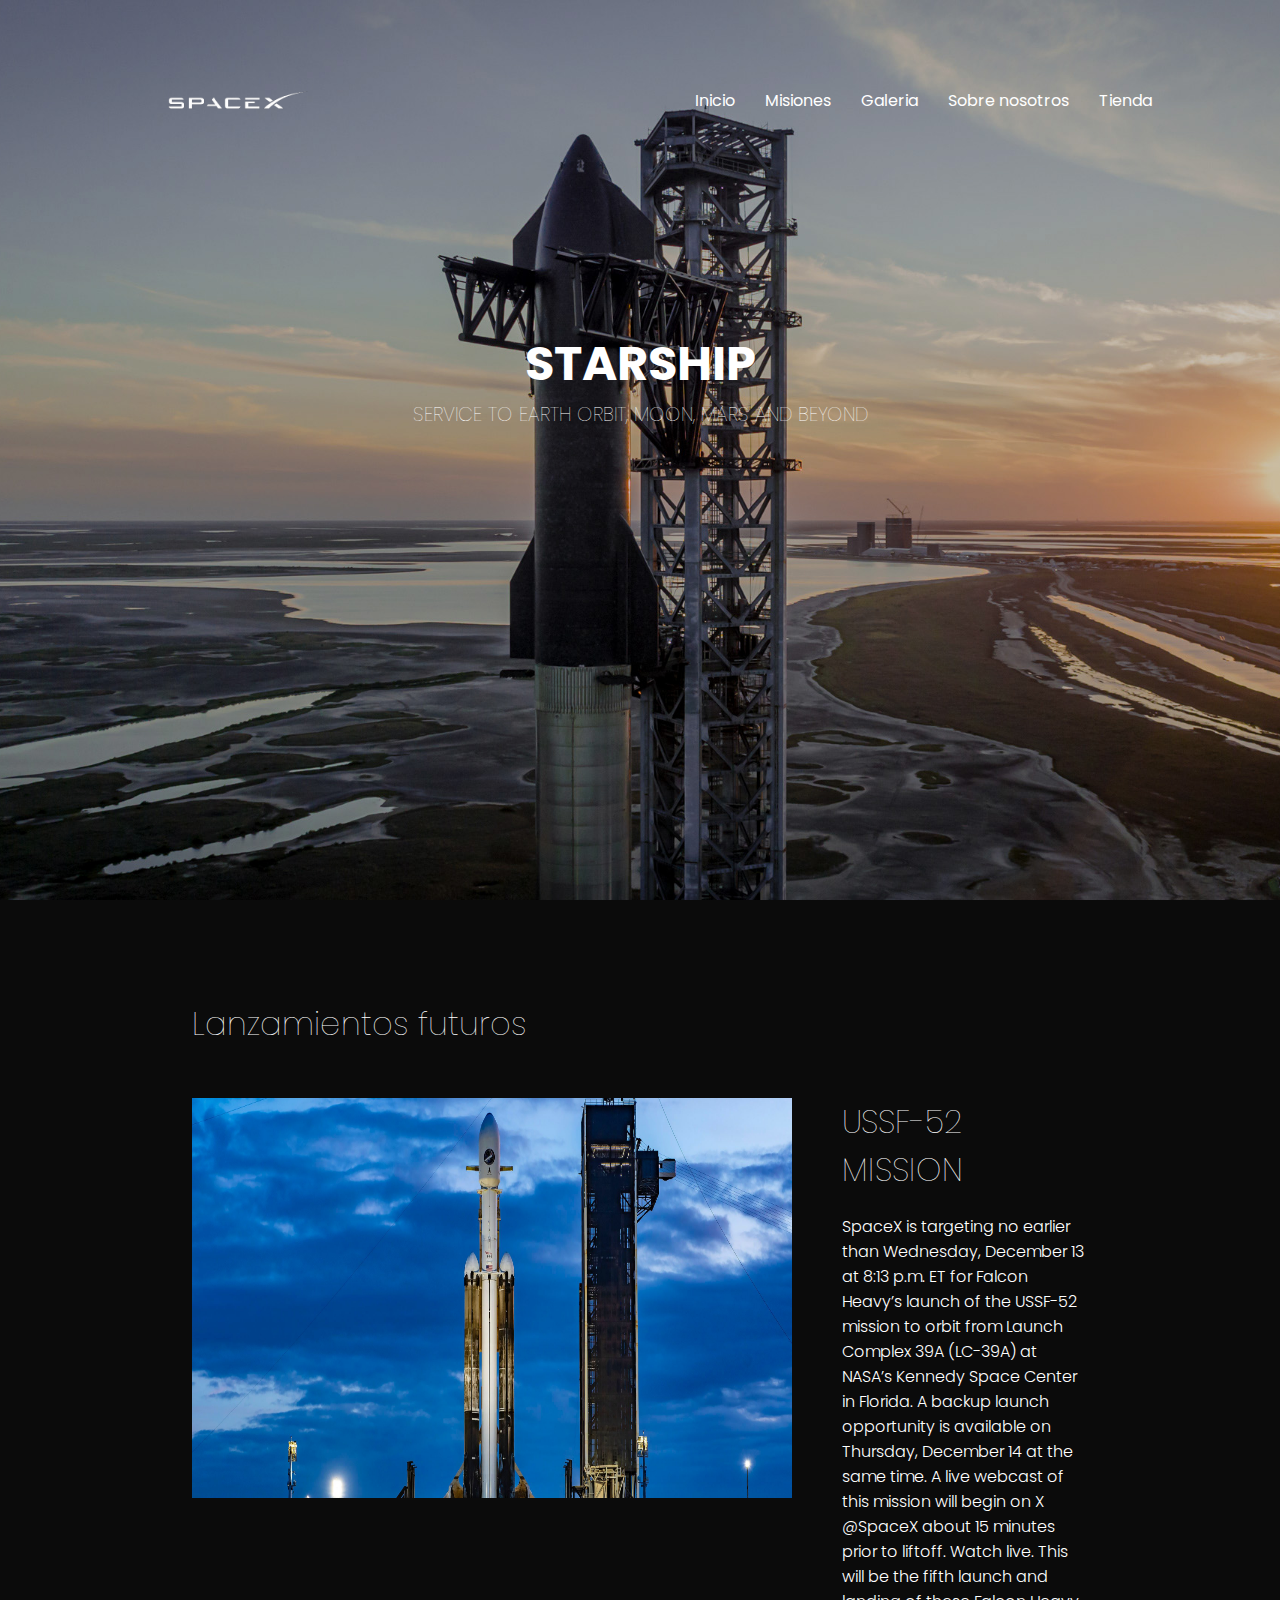
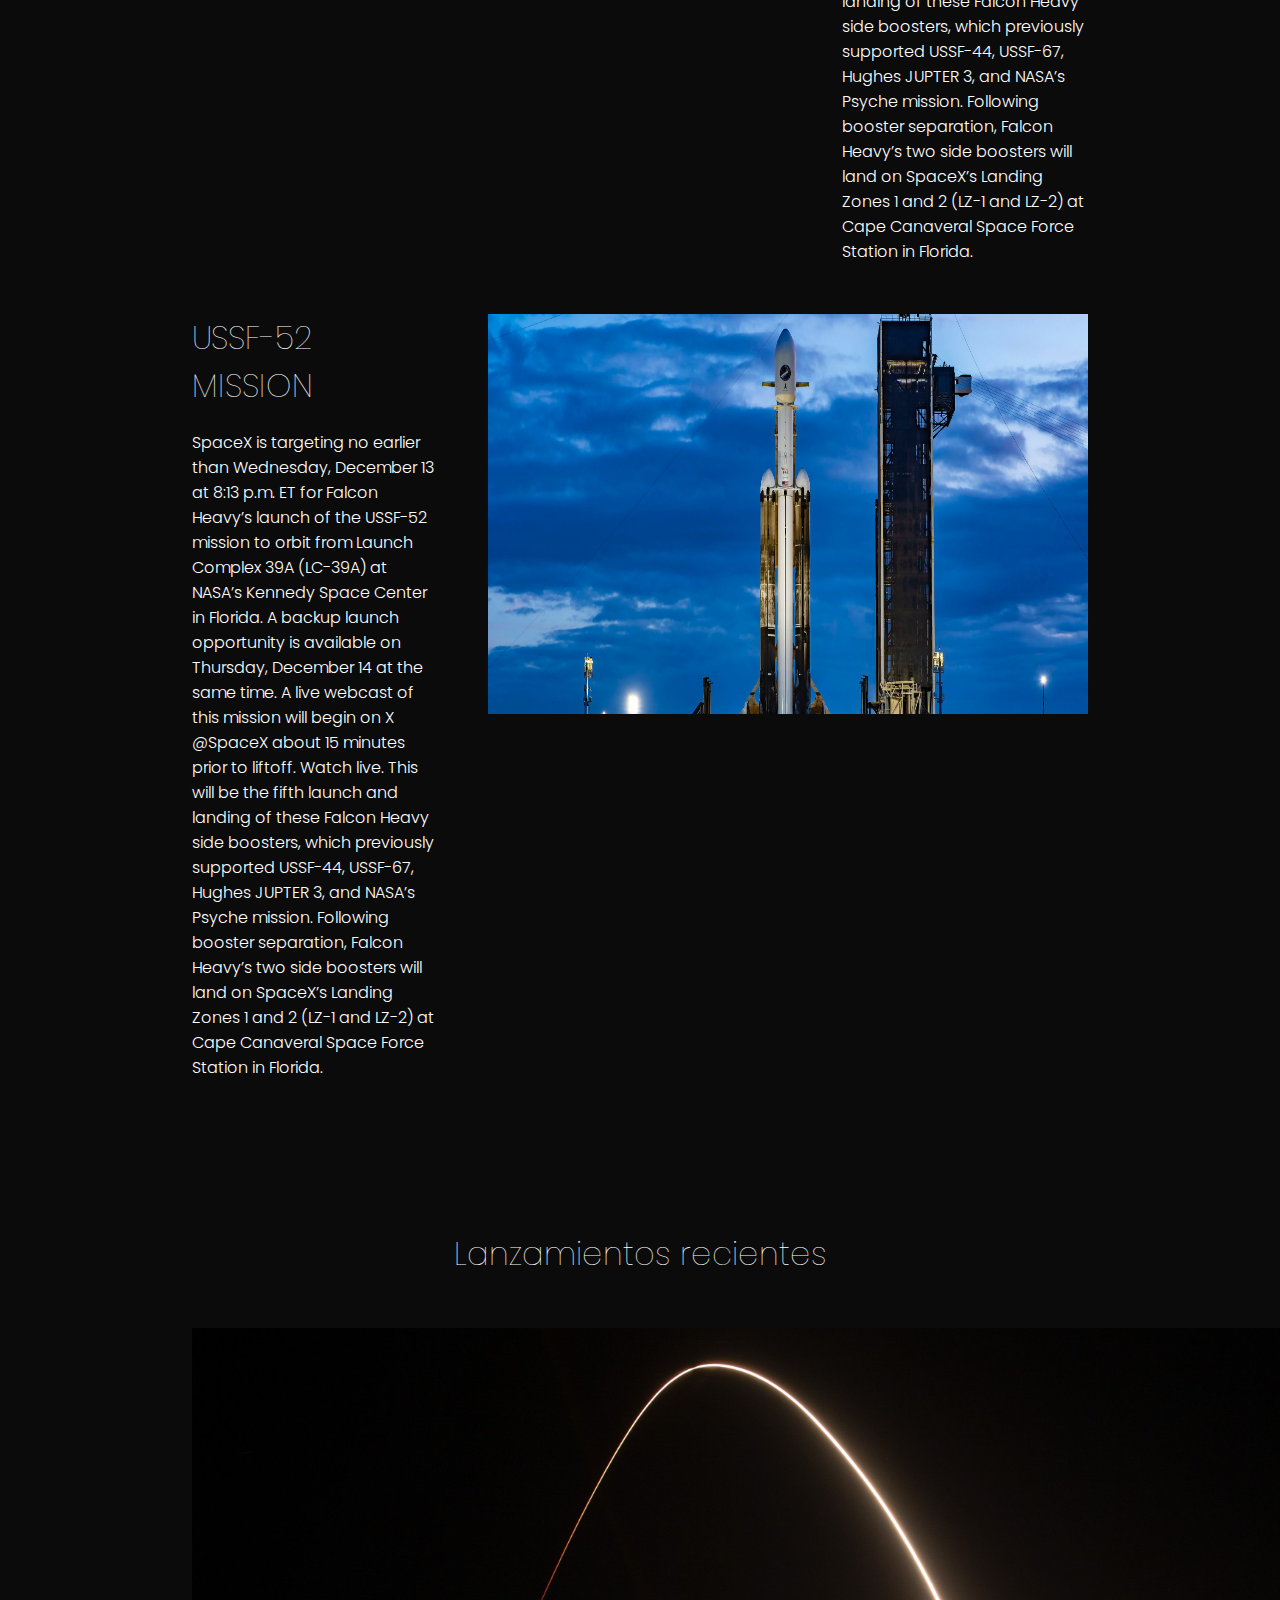
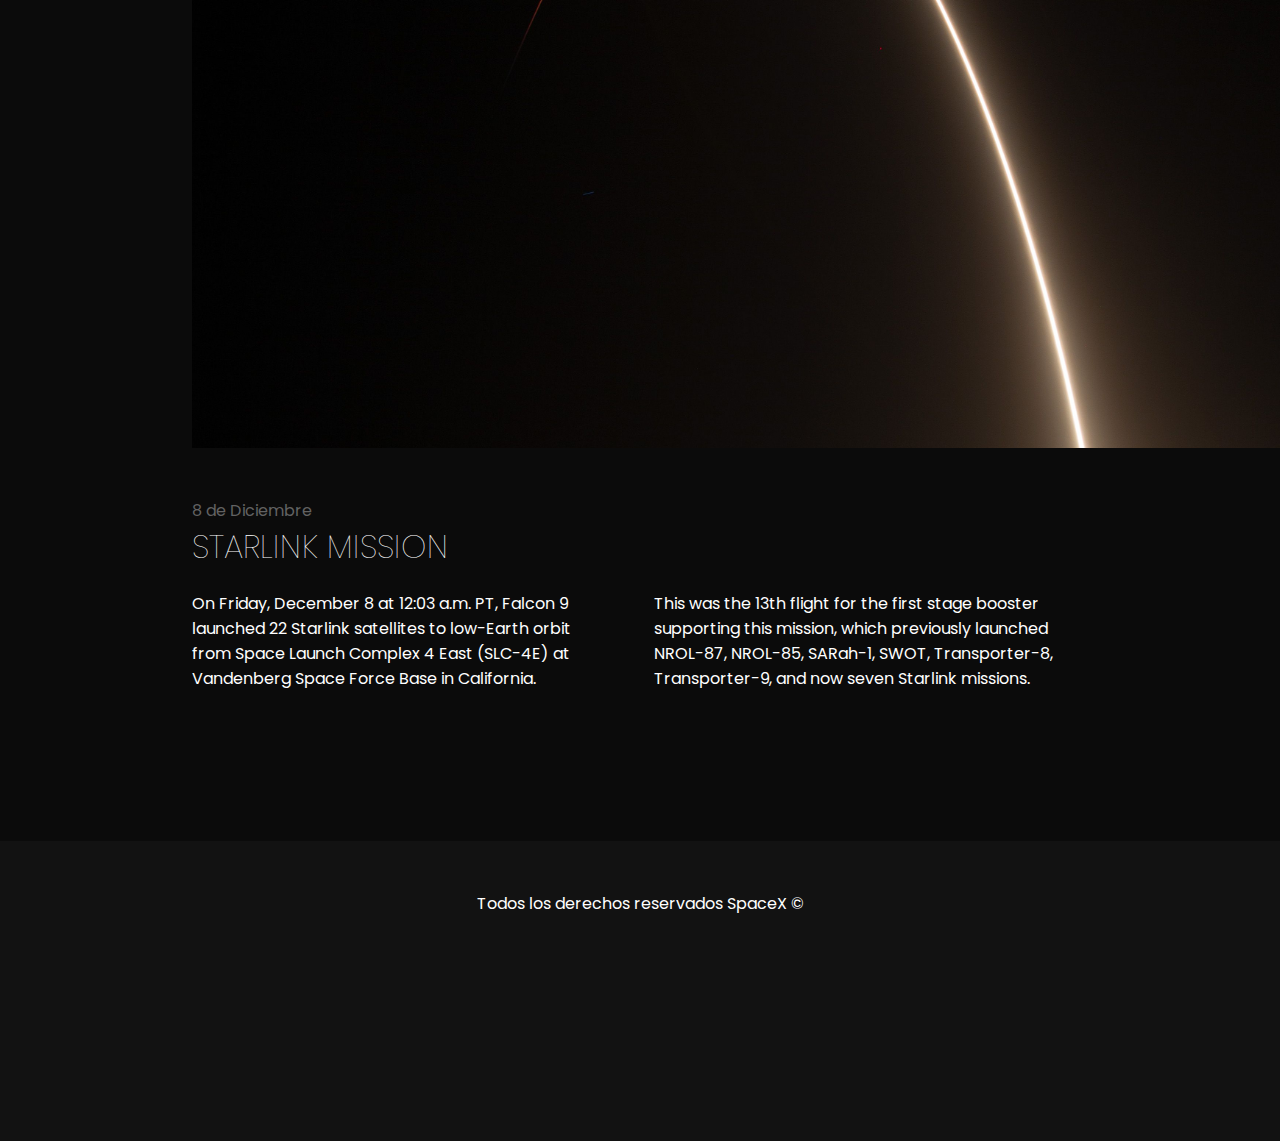
<file: index.html>
<!DOCTYPE html>
<html lang="en">
  <head>
    <meta charset="UTF-8" />
    <meta name="viewport" content="width=device-width, initial-scale=1.0" />
    <title>Space X</title>
    <!-- Fuentes -->
    <link rel="preconnect" href="https://fonts.googleapis.com" />
    <link rel="preconnect" href="https://fonts.gstatic.com" crossorigin />
    <link
      href="https://fonts.googleapis.com/css2?family=Poppins:wght@100;300;400;500;700&display=swap"
      rel="stylesheet"
    />
    <!-- CSS -->
    <link rel="stylesheet" href="css/styles.css" />
  </head>
  <body>
    <header class="header-index">
      <nav class="navbar container">
        <img src="/img/logospacex.png" alt="Logo SpaceX" />
        <ul class="links-container">
          <li><a href="index.html">Inicio</a></li>
          <li><a href="pages/misiones.html">Misiones</a></li>
          <li><a href="pages/galeria.html">Galeria</a></li>
          <li><a href="pages/sobre-nosotros.html">Sobre nosotros</a></li>
          <li><a href="pages/tienda.html">Tienda</a></li>
        </ul>
      </nav>

      <div class="header-text">
        <h1>Starship</h1>
        <p>SERVICE TO EARTH ORBIT, MOON, MARS AND BEYOND</p>
      </div>
    </header>

    <main>
      <section id="lanzamientos-futuros">
        <h2>Lanzamientos futuros</h2>

        <article class="animado">
          <img src="img/article1.jpg" alt="Imagen de articulo" />

          <div class="info">
            <h3>USSF-52 MISSION</h3>
            <p>
              SpaceX is targeting no earlier than Wednesday, December 13 at 8:13
              p.m. ET for Falcon Heavy’s launch of the USSF-52 mission to orbit
              from Launch Complex 39A (LC-39A) at NASA’s Kennedy Space Center in
              Florida. A backup launch opportunity is available on Thursday,
              December 14 at the same time. A live webcast of this mission will
              begin on X @SpaceX about 15 minutes prior to liftoff. Watch live.
              This will be the fifth launch and landing of these Falcon Heavy
              side boosters, which previously supported USSF-44, USSF-67, Hughes
              JUPTER 3, and NASA’s Psyche mission. Following booster separation,
              Falcon Heavy’s two side boosters will land on SpaceX’s Landing
              Zones 1 and 2 (LZ-1 and LZ-2) at Cape Canaveral Space Force
              Station in Florida.
            </p>
          </div>
        </article>

        <article class="animado">
          <div class="info">
            <h3>USSF-52 MISSION</h3>
            <p>
              SpaceX is targeting no earlier than Wednesday, December 13 at 8:13
              p.m. ET for Falcon Heavy’s launch of the USSF-52 mission to orbit
              from Launch Complex 39A (LC-39A) at NASA’s Kennedy Space Center in
              Florida. A backup launch opportunity is available on Thursday,
              December 14 at the same time. A live webcast of this mission will
              begin on X @SpaceX about 15 minutes prior to liftoff. Watch live.
              This will be the fifth launch and landing of these Falcon Heavy
              side boosters, which previously supported USSF-44, USSF-67, Hughes
              JUPTER 3, and NASA’s Psyche mission. Following booster separation,
              Falcon Heavy’s two side boosters will land on SpaceX’s Landing
              Zones 1 and 2 (LZ-1 and LZ-2) at Cape Canaveral Space Force
              Station in Florida.
            </p>
          </div>
          <img src="img/article1.jpg" alt="Imagen de articulo" />
        </article>
      </section>

      <section id="lanzamientos-recientes">
        <h2>Lanzamientos recientes</h2>

        <article class="animado">
          <div class="video-lanzamiento"></div>
          <div class="info">
            <span>8 de Diciembre</span>
            <h3>Starlink Mission</h3>
            <div class="info-parrafos">
              <p>
                On Friday, December 8 at 12:03 a.m. PT, Falcon 9 launched 22
                Starlink satellites to low-Earth orbit from Space Launch Complex
                4 East (SLC-4E) at Vandenberg Space Force Base in California.
              </p>
              <p>
                This was the 13th flight for the first stage booster supporting
                this mission, which previously launched NROL-87, NROL-85,
                SARah-1, SWOT, Transporter-8, Transporter-9, and now seven
                Starlink missions.
              </p>
            </div>
          </div>
        </article>
      </section>
    </main>

    <footer>
        <p>Todos los derechos reservados SpaceX &copy;</p>
    </footer>
  </body>
</html>
</file>
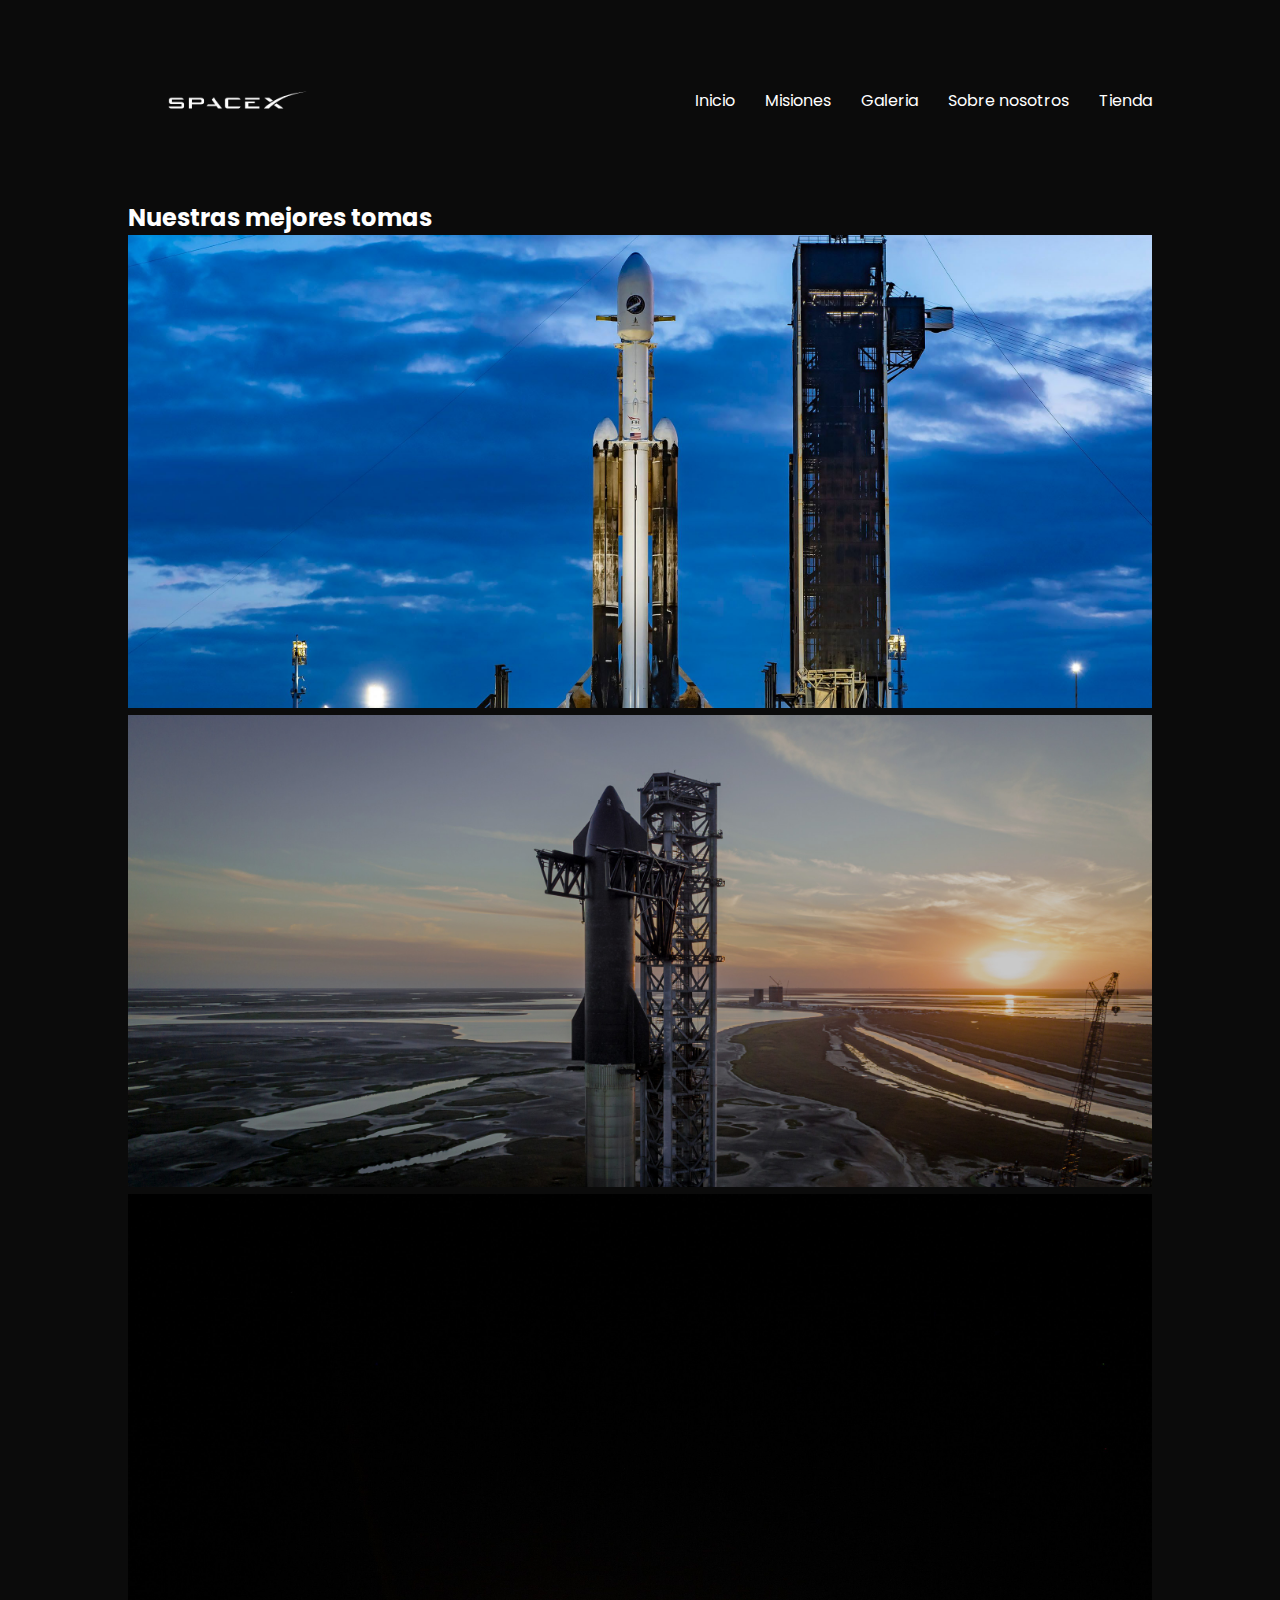
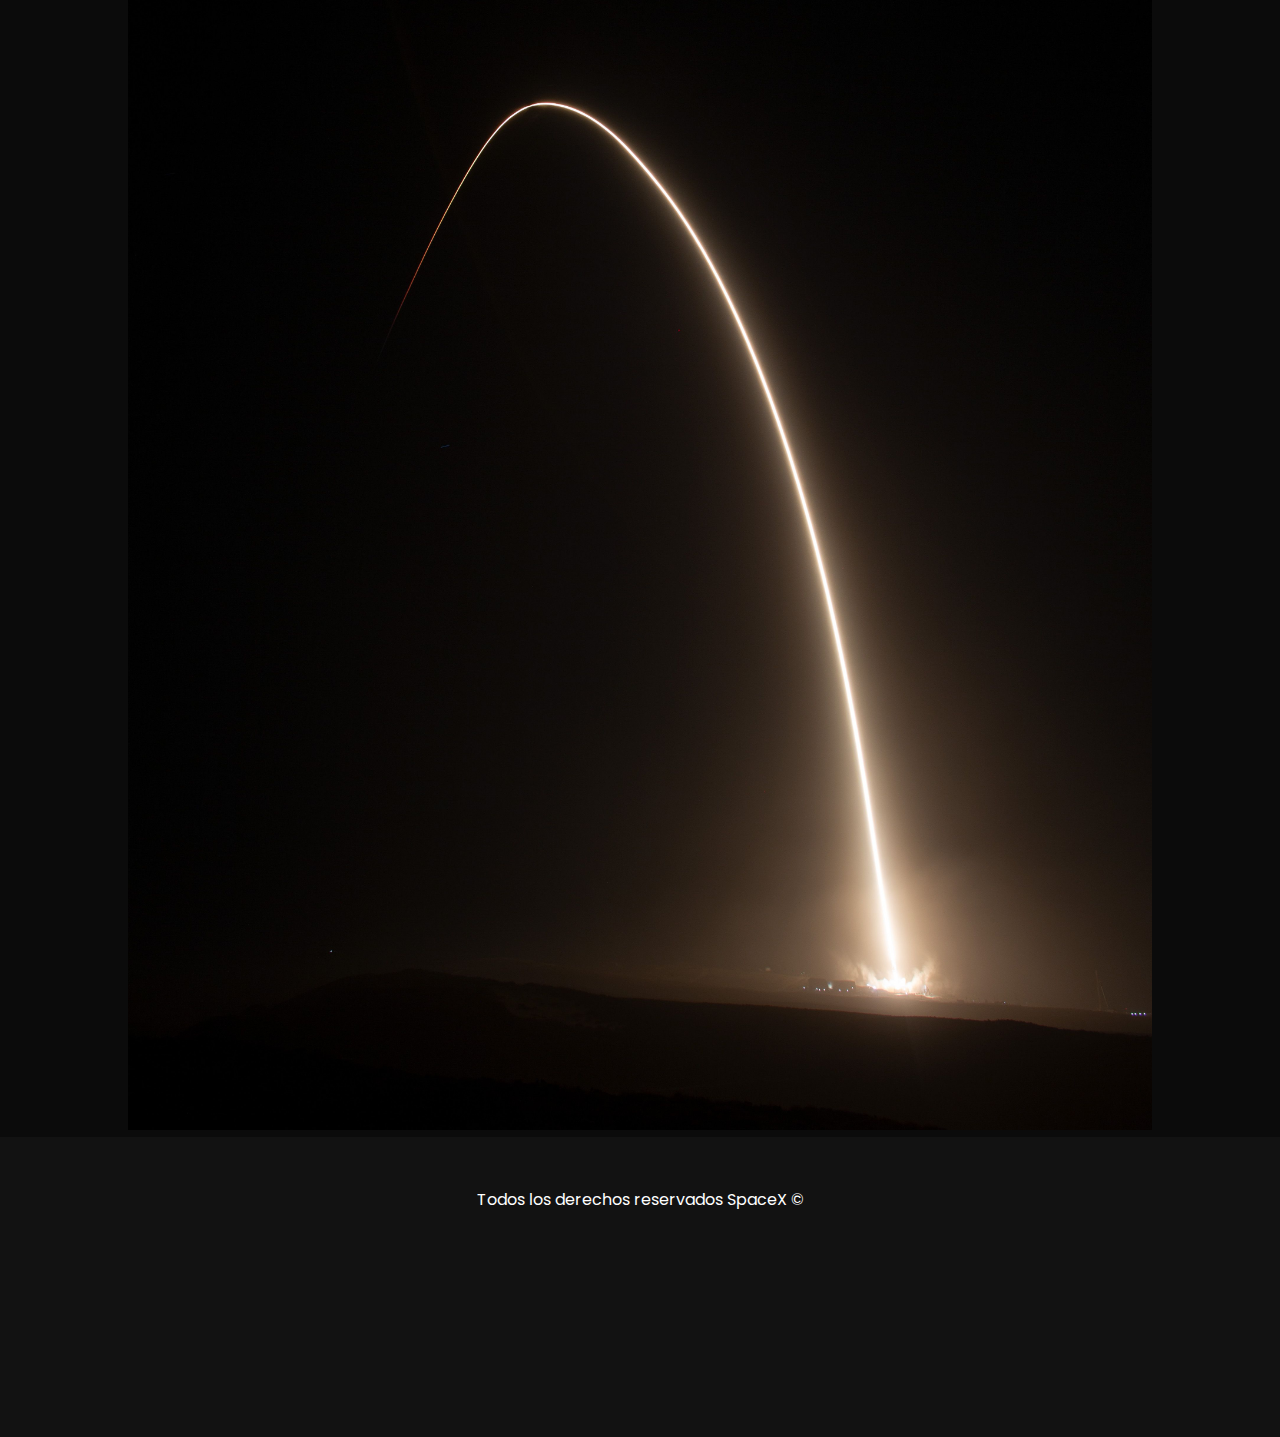
<file: pages/galeria.html>
<!DOCTYPE html>
<html lang="en">
  <head>
    <meta charset="UTF-8" />
    <meta name="viewport" content="width=device-width, initial-scale=1.0" />
    <!-- Fuentes -->
    <link rel="preconnect" href="https://fonts.googleapis.com" />
    <link rel="preconnect" href="https://fonts.gstatic.com" crossorigin />
    <link
      href="https://fonts.googleapis.com/css2?family=Poppins:wght@100;300;400;500;700&display=swap"
      rel="stylesheet"
    />
    <!-- CSS -->
    <link rel="stylesheet" href="/css/styles.css" />
    <title>SpaceX - Galeria</title>
  </head>
  <body>
    <header>
      <nav class="navbar container">
        <img src="/img/logospacex.png" alt="Logo SpaceX" />
        <ul class="links-container">
          <li><a href="../index.html">Inicio</a></li>
          <li><a href="misiones.html">Misiones</a></li>
          <li><a href="galeria.html">Galeria</a></li>
          <li><a href="sobre-nosotros.html">Sobre nosotros</a></li>
          <li><a href="tienda.html">Tienda</a></li>
        </ul>
      </nav>
    </header>

    <main class="container">
      <h2>Nuestras mejores tomas</h2>
      <div class="galeria-imagenes">
        <img src="../img/article1.jpg" alt="" />
        <img src="../img/headerbg.jpg" alt="" />
        <img src="../img/lanzamientoreciente.jpg" alt="" />
      </div>
    </main>

    <footer>
      <p>Todos los derechos reservados SpaceX &copy;</p>
    </footer>
  </body>
</html>
</file>
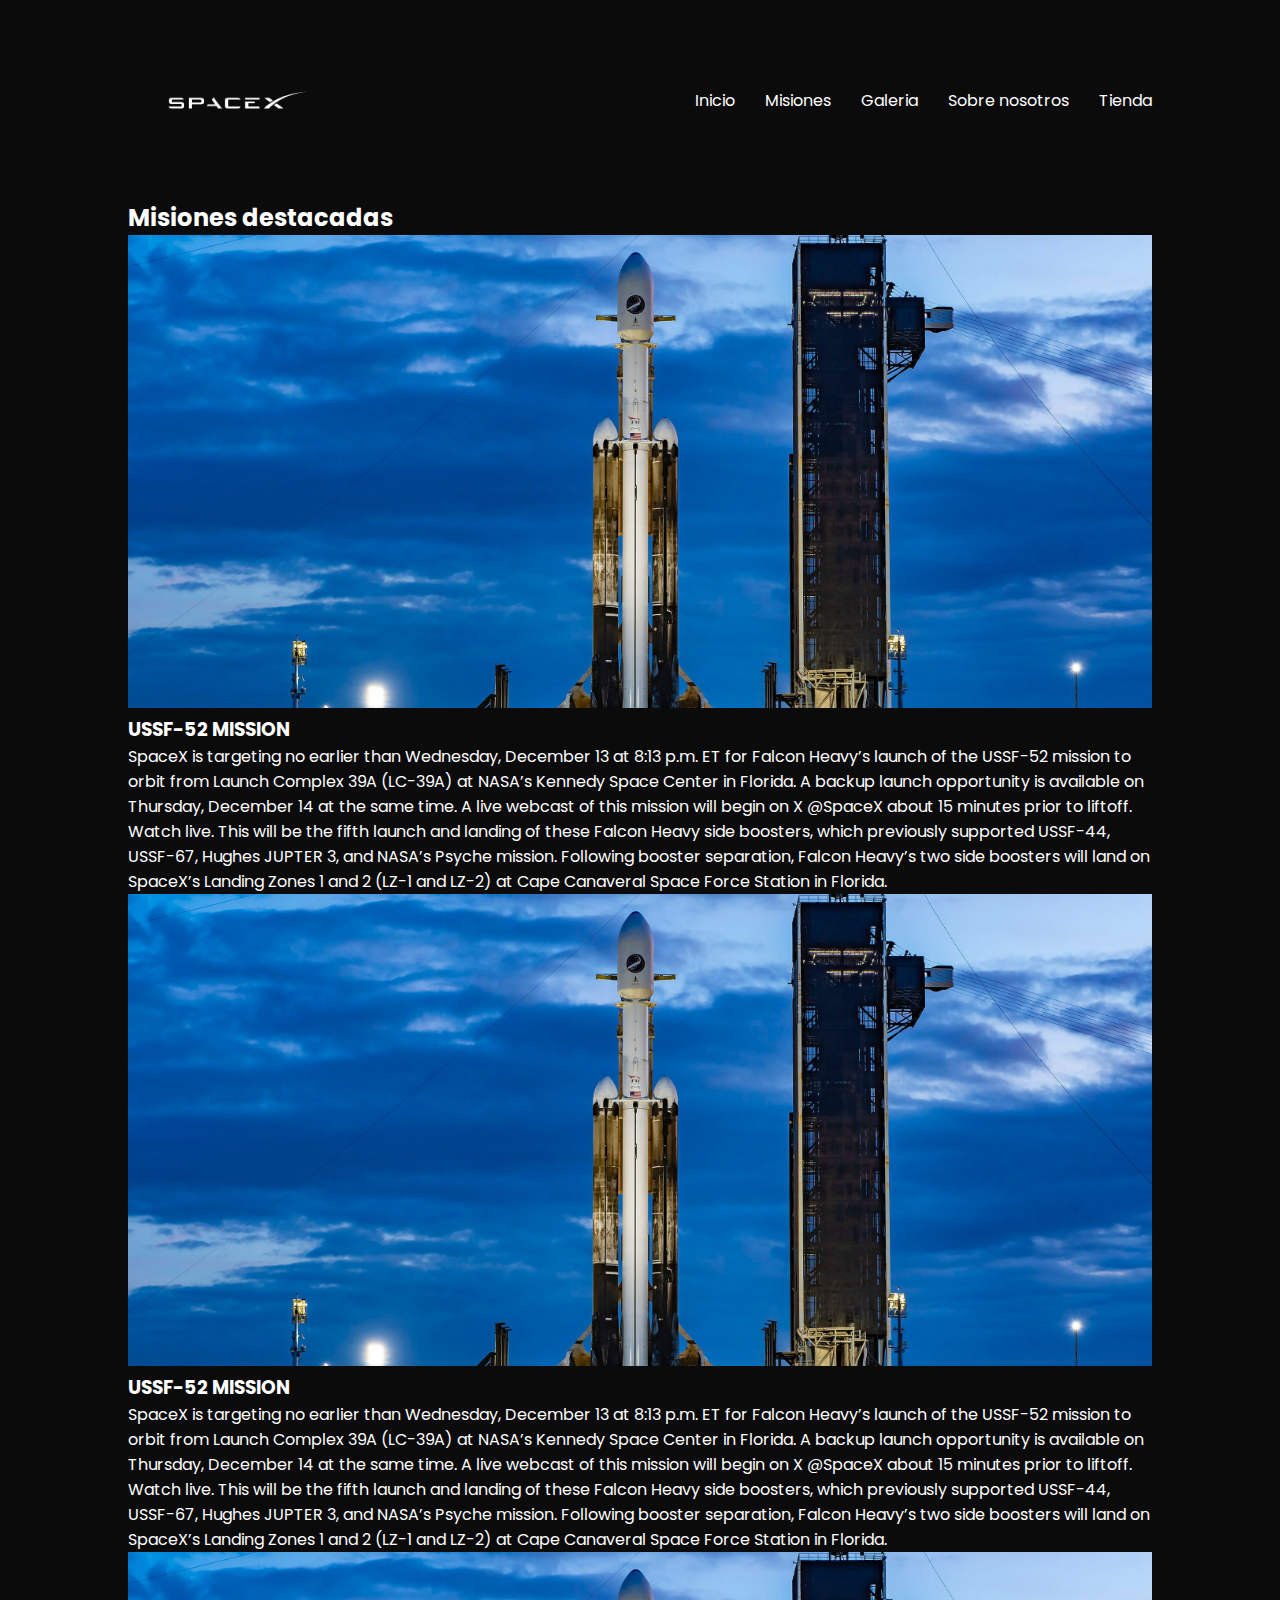
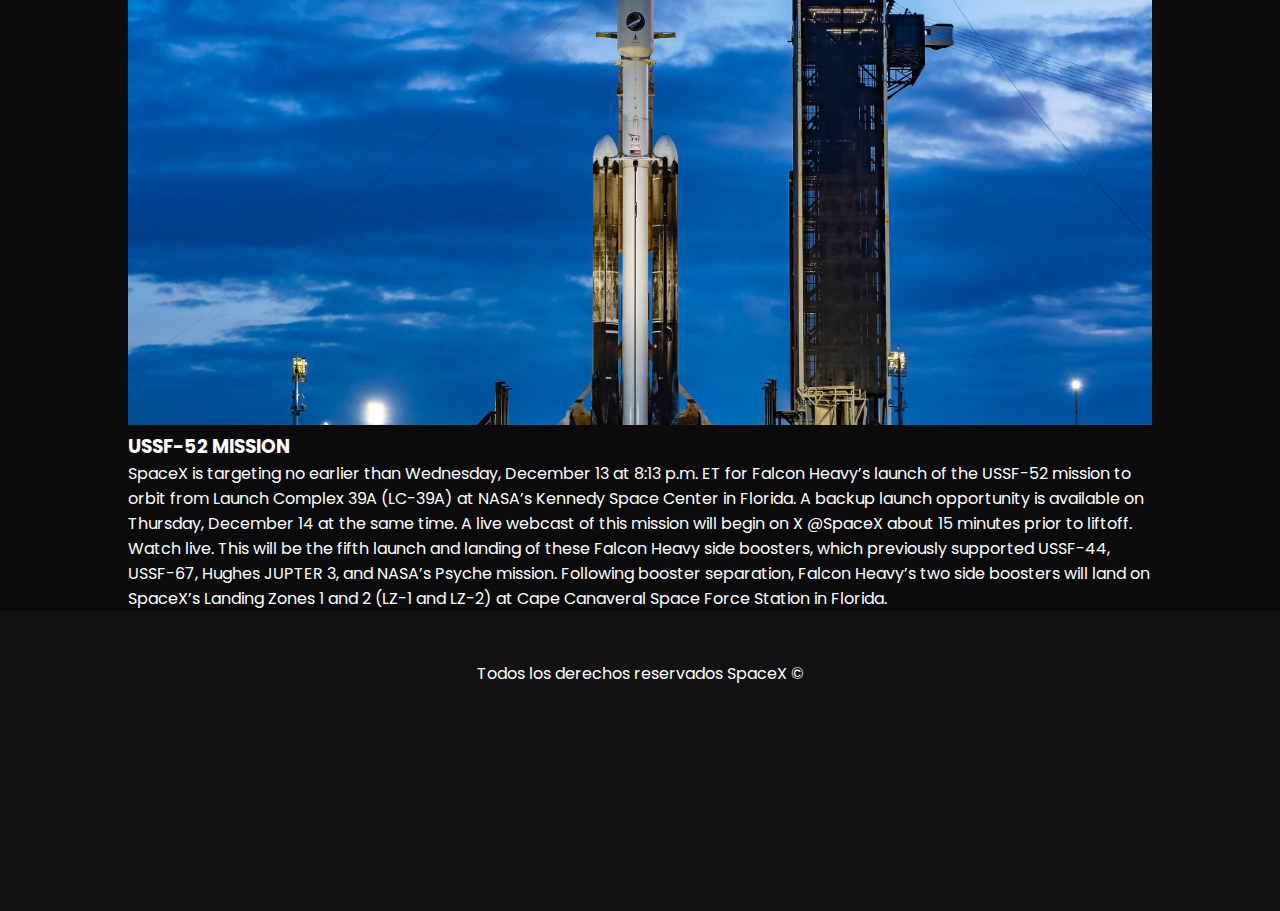
<file: pages/misiones.html>
<!DOCTYPE html>
<html lang="en">
  <head>
    <meta charset="UTF-8" />
    <meta name="viewport" content="width=device-width, initial-scale=1.0" />
    <!-- Fuentes -->
    <link rel="preconnect" href="https://fonts.googleapis.com" />
    <link rel="preconnect" href="https://fonts.gstatic.com" crossorigin />
    <link
      href="https://fonts.googleapis.com/css2?family=Poppins:wght@100;300;400;500;700&display=swap"
      rel="stylesheet"
    />
    <!-- CSS -->
    <link rel="stylesheet" href="/css/styles.css" />
    <title>Misiones</title>
  </head>
  <body>
    <header>
      <nav class="navbar container">
        <img src="/img/logospacex.png" alt="Logo SpaceX" />
        <ul class="links-container">
          <li><a href="../index.html">Inicio</a></li>
          <li><a href="misiones.html">Misiones</a></li>
          <li><a href="galeria.html">Galeria</a></li>
          <li><a href="sobre-nosotros.html">Sobre nosotros</a></li>
          <li><a href="tienda.html">Tienda</a></li>
        </ul>
      </nav>
    </header>

    <main class="container">
      <section>
        <h2>Misiones destacadas</h2>
        <article>
          <img src="../img/article1.jpg" alt="Imagen de articulo" />

          <div class="info">
            <h3>USSF-52 MISSION</h3>
            <p>
              SpaceX is targeting no earlier than Wednesday, December 13 at 8:13
              p.m. ET for Falcon Heavy’s launch of the USSF-52 mission to orbit
              from Launch Complex 39A (LC-39A) at NASA’s Kennedy Space Center in
              Florida. A backup launch opportunity is available on Thursday,
              December 14 at the same time. A live webcast of this mission will
              begin on X @SpaceX about 15 minutes prior to liftoff. Watch live.
              This will be the fifth launch and landing of these Falcon Heavy
              side boosters, which previously supported USSF-44, USSF-67, Hughes
              JUPTER 3, and NASA’s Psyche mission. Following booster separation,
              Falcon Heavy’s two side boosters will land on SpaceX’s Landing
              Zones 1 and 2 (LZ-1 and LZ-2) at Cape Canaveral Space Force
              Station in Florida.
            </p>
          </div>
        </article>
        <article>
          <img src="../img/article1.jpg" alt="Imagen de articulo" />

          <div class="info">
            <h3>USSF-52 MISSION</h3>
            <p>
              SpaceX is targeting no earlier than Wednesday, December 13 at 8:13
              p.m. ET for Falcon Heavy’s launch of the USSF-52 mission to orbit
              from Launch Complex 39A (LC-39A) at NASA’s Kennedy Space Center in
              Florida. A backup launch opportunity is available on Thursday,
              December 14 at the same time. A live webcast of this mission will
              begin on X @SpaceX about 15 minutes prior to liftoff. Watch live.
              This will be the fifth launch and landing of these Falcon Heavy
              side boosters, which previously supported USSF-44, USSF-67, Hughes
              JUPTER 3, and NASA’s Psyche mission. Following booster separation,
              Falcon Heavy’s two side boosters will land on SpaceX’s Landing
              Zones 1 and 2 (LZ-1 and LZ-2) at Cape Canaveral Space Force
              Station in Florida.
            </p>
          </div>
        </article>
        <article>
          <img src="../img/article1.jpg" alt="Imagen de articulo" />

          <div class="info">
            <h3>USSF-52 MISSION</h3>
            <p>
              SpaceX is targeting no earlier than Wednesday, December 13 at 8:13
              p.m. ET for Falcon Heavy’s launch of the USSF-52 mission to orbit
              from Launch Complex 39A (LC-39A) at NASA’s Kennedy Space Center in
              Florida. A backup launch opportunity is available on Thursday,
              December 14 at the same time. A live webcast of this mission will
              begin on X @SpaceX about 15 minutes prior to liftoff. Watch live.
              This will be the fifth launch and landing of these Falcon Heavy
              side boosters, which previously supported USSF-44, USSF-67, Hughes
              JUPTER 3, and NASA’s Psyche mission. Following booster separation,
              Falcon Heavy’s two side boosters will land on SpaceX’s Landing
              Zones 1 and 2 (LZ-1 and LZ-2) at Cape Canaveral Space Force
              Station in Florida.
            </p>
          </div>
        </article>
      </section>
    </main>

    <footer>
      <p>Todos los derechos reservados SpaceX &copy;</p>
    </footer>
  </body>
</html>
</file>
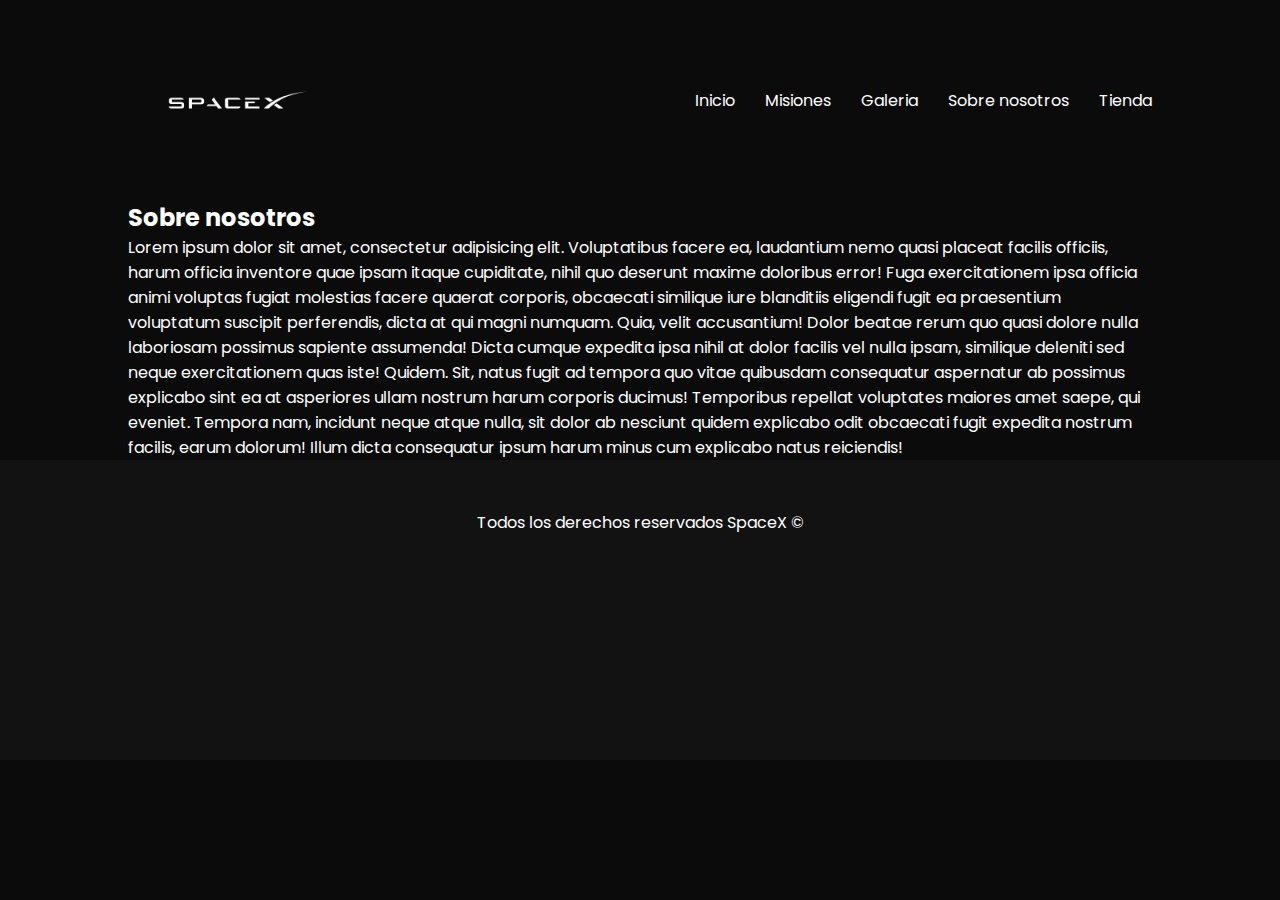
<file: pages/sobre-nosotros.html>
<!DOCTYPE html>
<html lang="en">
  <head>
    <meta charset="UTF-8" />
    <meta name="viewport" content="width=device-width, initial-scale=1.0" />
    <!-- Fuentes -->
    <link rel="preconnect" href="https://fonts.googleapis.com" />
    <link rel="preconnect" href="https://fonts.gstatic.com" crossorigin />
    <link
      href="https://fonts.googleapis.com/css2?family=Poppins:wght@100;300;400;500;700&display=swap"
      rel="stylesheet"
    />
    <!-- CSS -->
    <link rel="stylesheet" href="/css/styles.css" />
    <title>SpaceX - Sobre nosotros</title>
  </head>
  <body>
    <header>
      <nav class="navbar container">
        <img src="/img/logospacex.png" alt="Logo SpaceX" />
        <ul class="links-container">
          <li><a href="../index.html">Inicio</a></li>
          <li><a href="misiones.html">Misiones</a></li>
          <li><a href="galeria.html">Galeria</a></li>
          <li><a href="sobre-nosotros.html">Sobre nosotros</a></li>
          <li><a href="tienda.html">Tienda</a></li>
        </ul>
      </nav>
    </header>

    <main class="container">
      <h2>Sobre nosotros</h2>

      <p>
        Lorem ipsum dolor sit amet, consectetur adipisicing elit. Voluptatibus
        facere ea, laudantium nemo quasi placeat facilis officiis, harum officia
        inventore quae ipsam itaque cupiditate, nihil quo deserunt maxime
        doloribus error! Fuga exercitationem ipsa officia animi voluptas fugiat
        molestias facere quaerat corporis, obcaecati similique iure blanditiis
        eligendi fugit ea praesentium voluptatum suscipit perferendis, dicta at
        qui magni numquam. Quia, velit accusantium! Dolor beatae rerum quo quasi
        dolore nulla laboriosam possimus sapiente assumenda! Dicta cumque
        expedita ipsa nihil at dolor facilis vel nulla ipsam, similique deleniti
        sed neque exercitationem quas iste! Quidem. Sit, natus fugit ad tempora
        quo vitae quibusdam consequatur aspernatur ab possimus explicabo sint ea
        at asperiores ullam nostrum harum corporis ducimus! Temporibus repellat
        voluptates maiores amet saepe, qui eveniet. Tempora nam, incidunt neque
        atque nulla, sit dolor ab nesciunt quidem explicabo odit obcaecati fugit
        expedita nostrum facilis, earum dolorum! Illum dicta consequatur ipsum
        harum minus cum explicabo natus reiciendis!
      </p>
    </main>

    <footer>
      <p>Todos los derechos reservados SpaceX &copy;</p>
    </footer>
  </body>
</html>
</file>
<file: css/styles.css>
* {
  margin: 0;
  padding: 0;
}

img {
  width: 100%;
}

body {
  background-color: #0b0b0b;
  font-family: "Poppins", sans-serif;
}

ul {
  list-style: none;
}

a {
  text-decoration: none;
}

.header-index {
  height: 100vh;
  background-image: url("../img/headerbg.jpg");
  background-size: cover;
  background-position: center;
  background-repeat: no-repeat;
  background-attachment: fixed;
}

header img {
  width: 200px;
  height: 200px;
}

.navbar {
  display: flex;
  justify-content: space-between;
  align-items: center;
  top: 0;
}

.links-container {
  display: flex;
  gap: 30px;
  align-items: center;
}

.links-container a {
  color: #fff;
}

.header-text {
  color: #ffffff;
  text-align: center;
  margin-top: 10%;
}

.header-text h1 {
  font-size: 3rem;
  text-transform: uppercase;
  font-weight: 700;
}

.header-text p {
  font-size: 1.2rem;
  font-weight: 100;
}

main {
  color: #ffffff;
}

#lanzamientos-futuros {
  width: 70%;
  margin: 0 auto;
  margin-top: 100px;
}

#lanzamientos-futuros h2 {
  font-size: 2rem;
  font-weight: 100;
  margin-bottom: 50px;
}

#lanzamientos-futuros article {
  display: flex;
  gap: 50px;
  margin-bottom: 50px;
}

#lanzamientos-futuros article img {
  width: 600px;
  height: 400px;
}

#lanzamientos-futuros .info h3 {
  font-size: 2rem;
  font-weight: 100;
  margin-bottom: 20px;
}

#lanzamientos-futuros .info p {
  font-size: 1rem;
  font-weight: 300;
}

#lanzamientos-recientes {
  width: 70%;
  margin: 0 auto;
  margin-top: 150px;
  margin-bottom: 150px;
}
#lanzamientos-recientes h2 {
  font-size: 2rem;
  font-weight: 100;
  margin-bottom: 50px;
  text-align: center;
}

#lanzamientos-recientes .video-lanzamiento {
  width: 1280px;
  height: 720px;
  background-image: url("../img/lanzamientoreciente.jpg");
  background-size: cover;
  background-position: center;
  background-repeat: no-repeat;
}

#lanzamientos-recientes .info {
  margin-top: 50px;
}

#lanzamientos-recientes .info span {
  font-size: 1rem;
  color: #626262;
}

#lanzamientos-recientes .info h3 {
  font-size: 2rem;
  font-weight: 100;
  margin-bottom: 20px;
  text-transform: uppercase;
}

#lanzamientos-recientes .info .info-parrafos {
  font-size: 1rem;
  display: flex;
  gap: 50px;
}

footer {
  background-color: #121212;
  height: 300px;
  color: #ffffff;
}

footer p {
  text-align: center;
  padding-top: 50px;
}

/* utilidades */

.container {
  width: 80%;
  margin: 0 auto;
}

/* animaciones */

.animado {
  animation: linear reveal both 1s;
  animation-range: entry 5% cover 30%;
  animation-timeline: view();
}

/* Keyframes */

@keyframes reveal {
  from {
    opacity: 0;
    translate: 0 100px;
  }
  50% {
    opacity: 0.1;
  }
  to {
    opacity: 1;
    translate: 0 0;
  }
}
</file>
